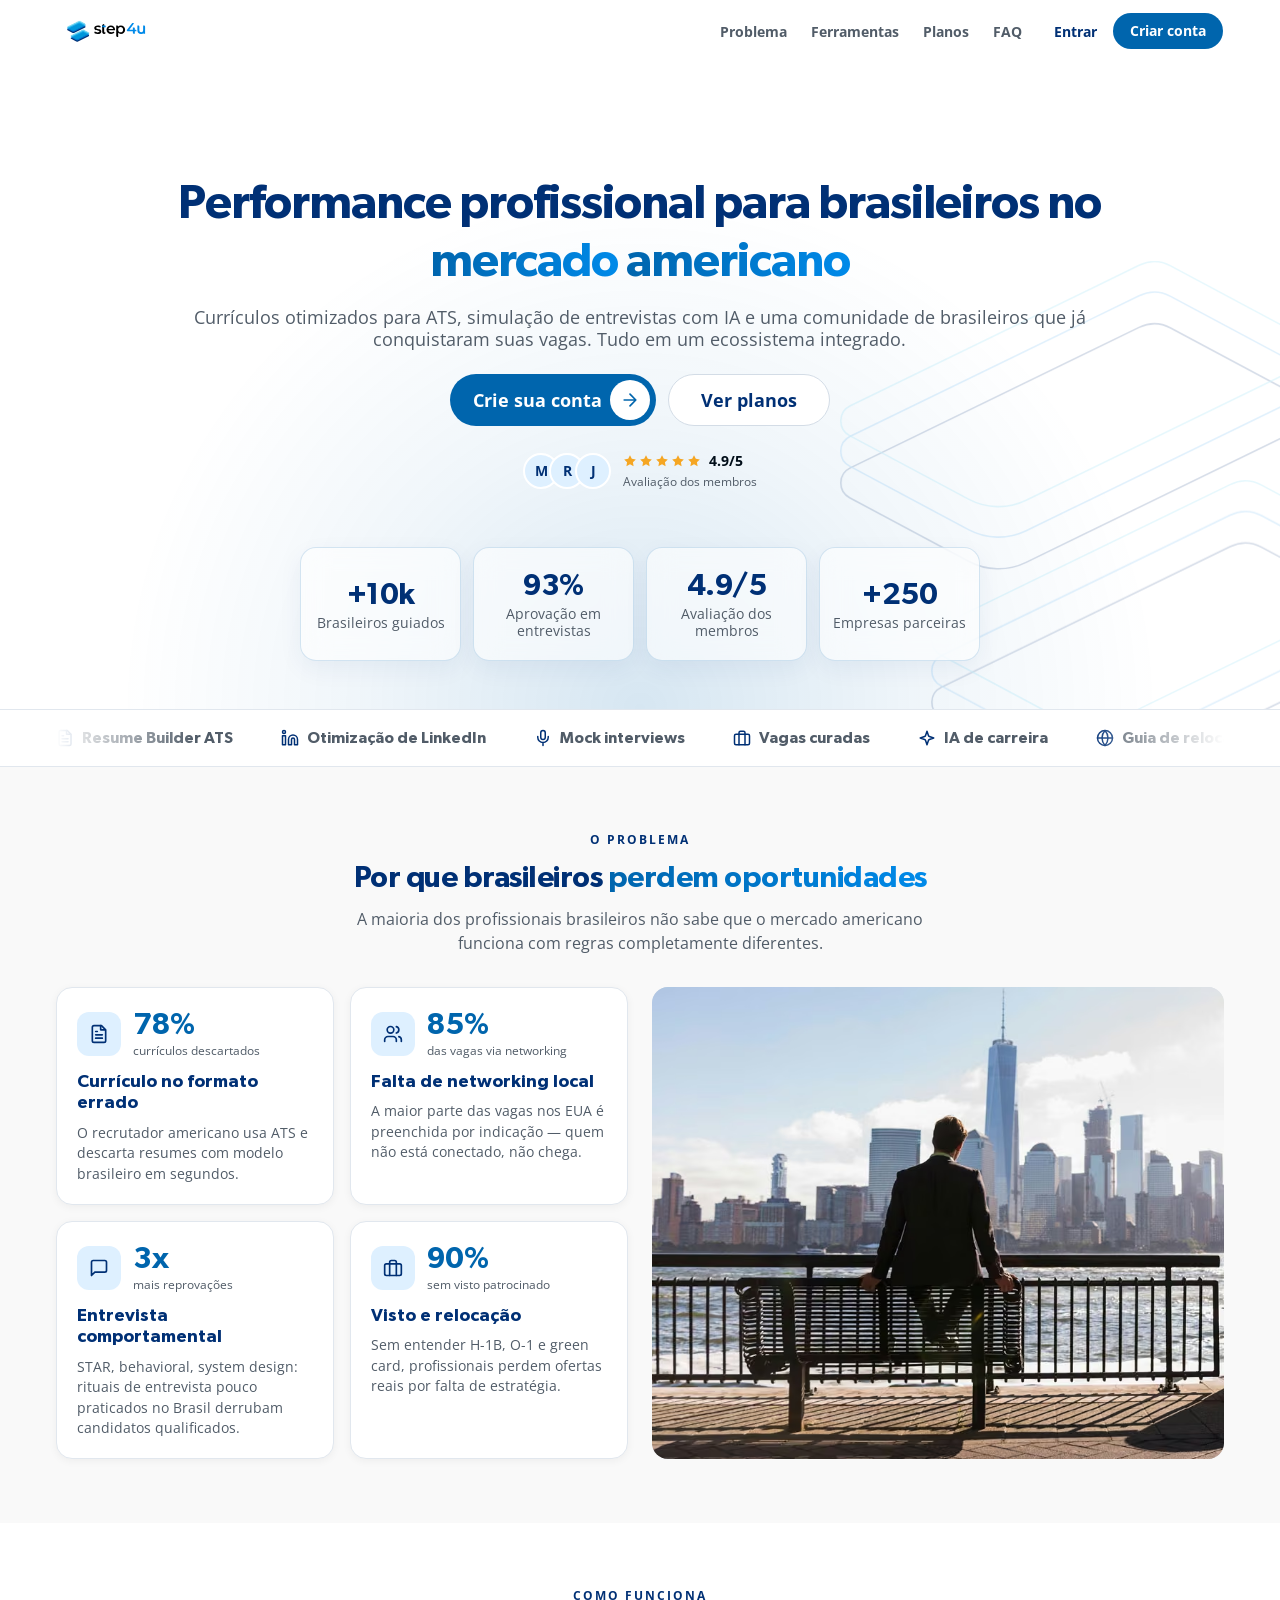
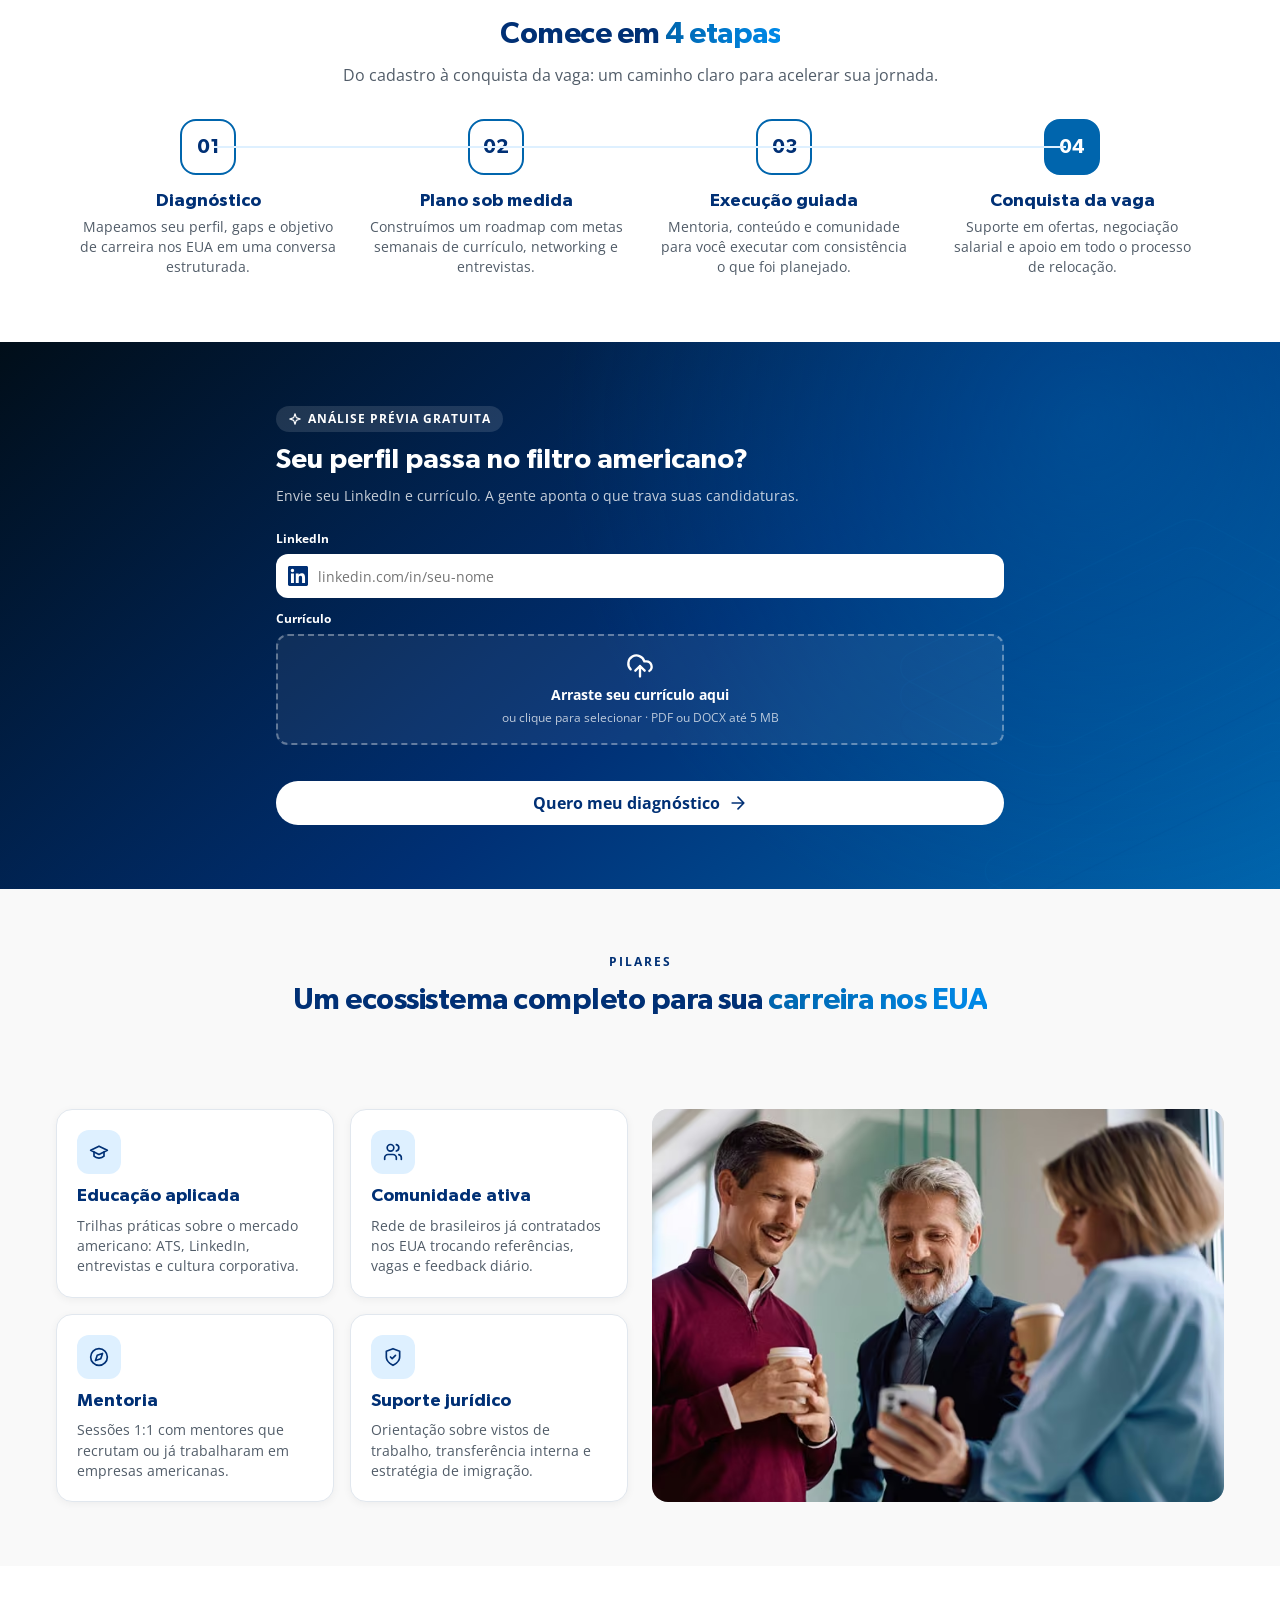
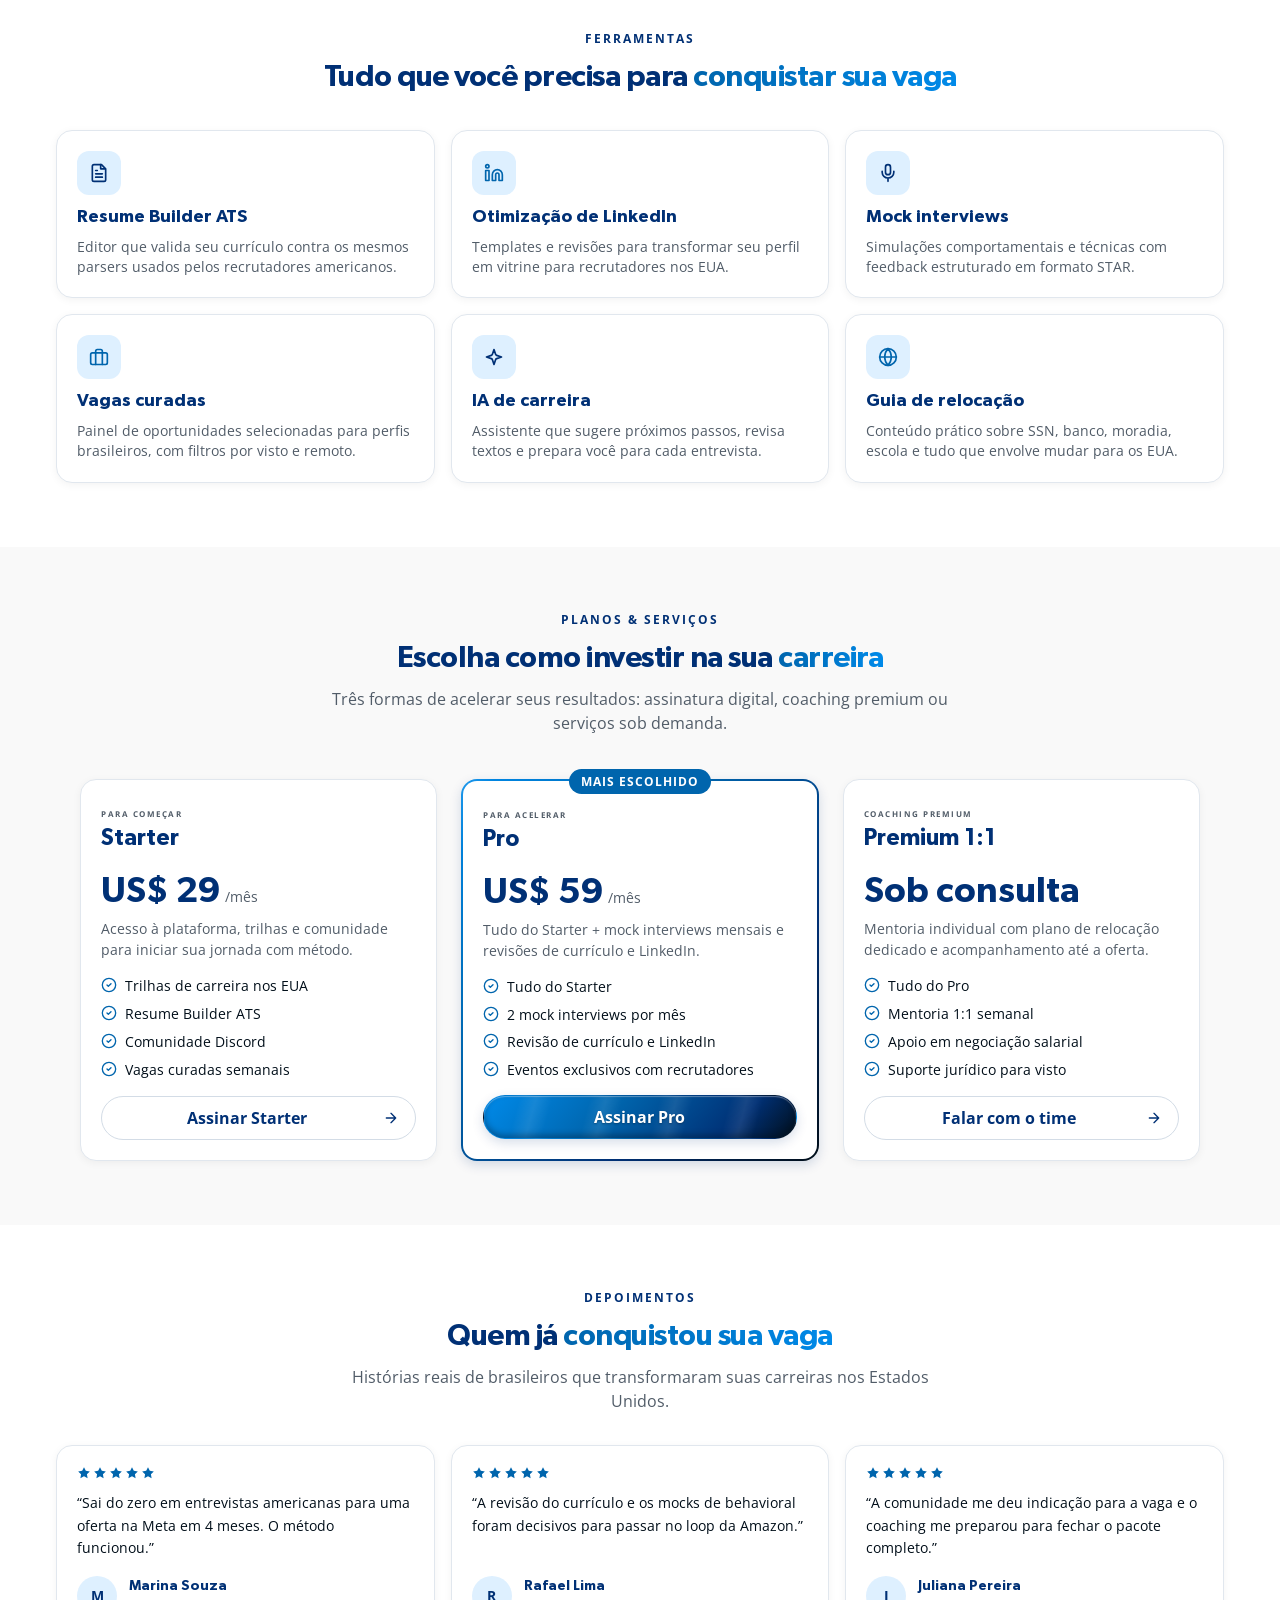
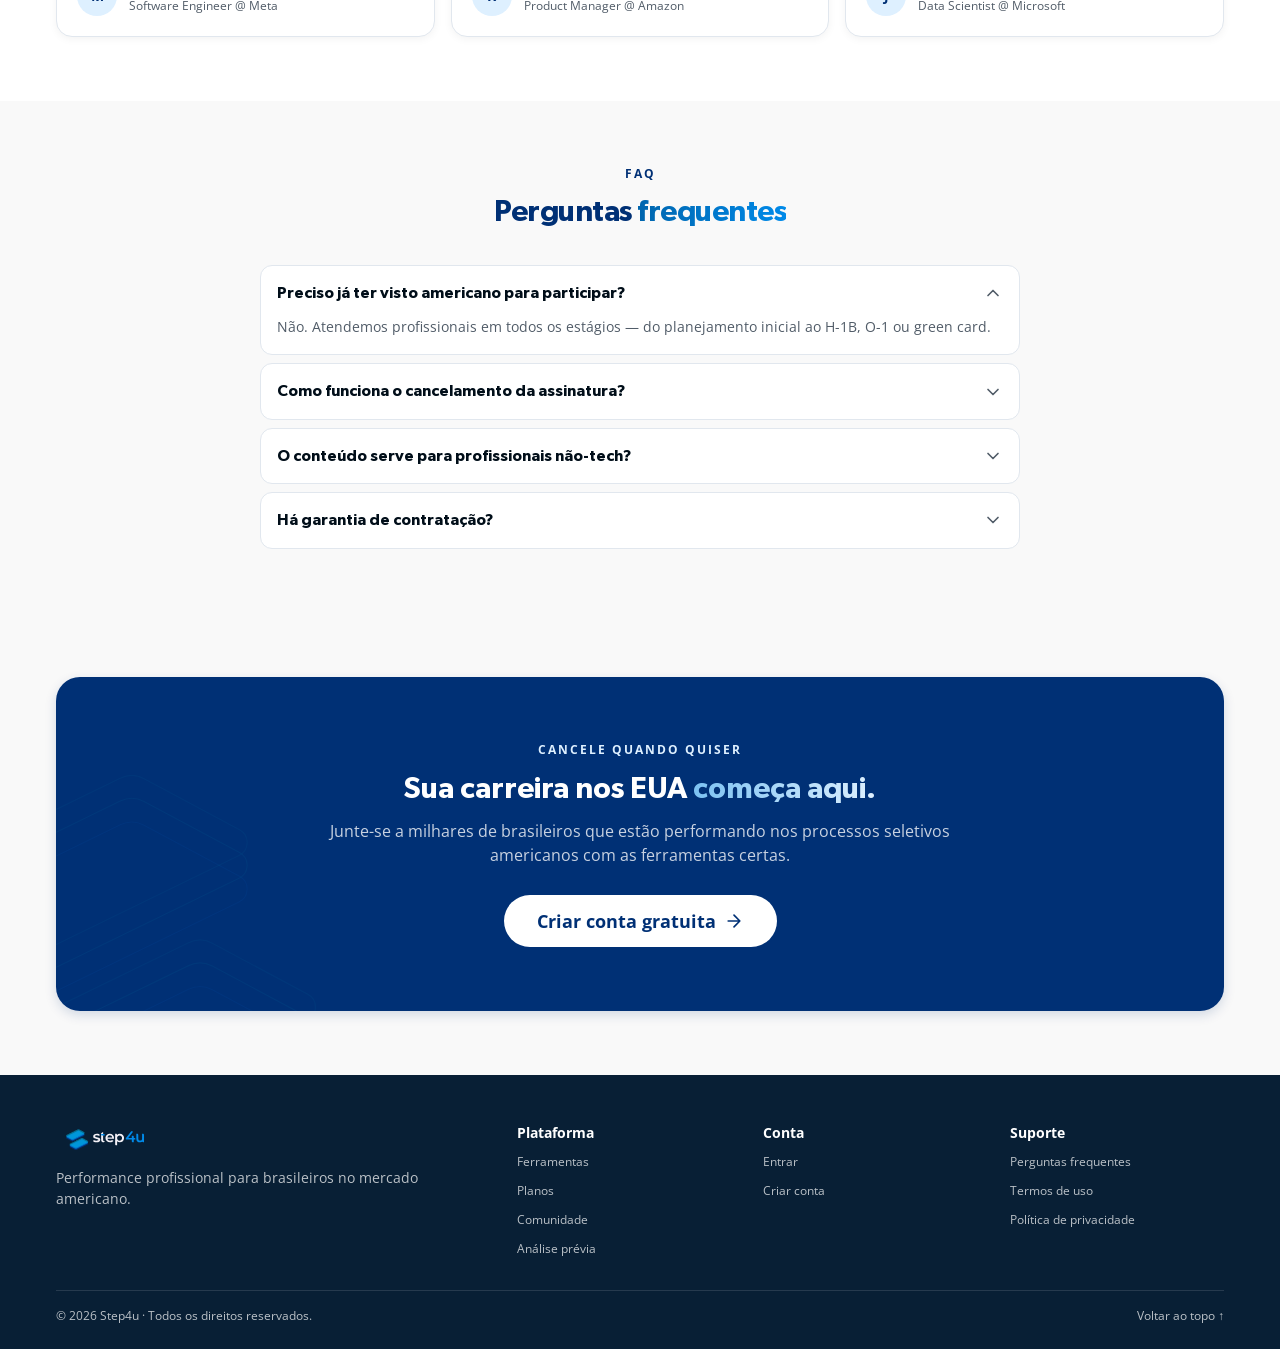
<file: index.html>
<!doctype html>
<html lang="pt-BR">
<head>
  <meta charset="utf-8">
  <meta name="viewport" content="width=device-width, initial-scale=1">
  <title>Step4u | Carreira nos EUA para profissionais brasileiros</title>
  <meta name="description" content="Currículo ATS, simulação de entrevistas com IA, mentoria e comunidade para brasileiros conquistarem vagas nos EUA. Faça uma análise prévia gratuita.">
  <link rel="canonical" href="https://step4u.example/">
  <meta name="robots" content="index, follow, max-image-preview:large, max-snippet:-1">
  <meta name="theme-color" content="#003075">
  <meta name="color-scheme" content="light">
  <meta name="format-detection" content="telephone=no">

  <!-- Open Graph / redes sociais -->
  <meta property="og:type" content="website">
  <meta property="og:locale" content="pt_BR">
  <meta property="og:site_name" content="Step4u">
  <meta property="og:title" content="Step4u | Carreira nos EUA para profissionais brasileiros">
  <meta property="og:description" content="Currículo ATS, entrevistas com IA, mentoria e comunidade para brasileiros conquistarem vagas nos EUA.">
  <meta property="og:url" content="https://step4u.example/">
  <meta property="og:image" content="https://step4u.example/assets/img/og-step4u.jpg">
  <meta property="og:image:width" content="1200">
  <meta property="og:image:height" content="630">
  <meta property="og:image:alt" content="Step4u: performance profissional para brasileiros no mercado americano">
  <meta name="twitter:card" content="summary_large_image">
  <meta name="twitter:title" content="Step4u | Carreira nos EUA para profissionais brasileiros">
  <meta name="twitter:description" content="Currículo ATS, entrevistas com IA, mentoria e comunidade para brasileiros conquistarem vagas nos EUA.">
  <meta name="twitter:image" content="https://step4u.example/assets/img/og-step4u.jpg">

  <!-- Ícones -->
  <link rel="icon" href="favicon.ico" sizes="48x48">
  <link rel="icon" href="assets/img/favicon-32.png" type="image/png" sizes="32x32">
  <link rel="apple-touch-icon" href="assets/img/apple-touch-icon.png">
  <!-- Fontes e manifesto: num servidor, pré-carrega os WOFF2; aberto direto do
       disco (file://), usa a versão embutida, porque o navegador bloqueia
       arquivos de fonte e o manifesto nesse modo. -->
  <script>
    (function (d) {
      var h = d.head, file = location.protocol === 'file:';
      function add(attrs) { var l = d.createElement('link'); for (var k in attrs) l.setAttribute(k, attrs[k]); h.appendChild(l); }
      if (file) { add({ rel: 'stylesheet', href: 'assets/css/fonts-inline.css' }); return; }
      ['gibson-600', 'opensans-400'].forEach(function (f) {
        add({ rel: 'preload', href: 'assets/fonts/' + f + '.woff2', as: 'font', type: 'font/woff2', crossorigin: '' });
      });
      add({ rel: 'stylesheet', href: 'assets/css/fonts.css?v=3' });
      add({ rel: 'manifest', href: 'site.webmanifest' });
    })(document);
  </script>
  <noscript><link rel="stylesheet" href="assets/css/fonts.css?v=3"></noscript>
  <link rel="stylesheet" href="assets/css/styles.css?v=21">
  <script src="assets/js/main.js?v=4" defer></script>

  <!-- Dados estruturados (Google e LLMs) -->
  <script type="application/ld+json">
  {
    "@context": "https://schema.org",
    "@graph": [
      {
        "@type": "Organization",
        "@id": "https://step4u.example/#organization",
        "name": "Step4u",
        "url": "https://step4u.example/",
        "logo": {
          "@type": "ImageObject",
          "url": "https://step4u.example/assets/img/icon-512.png",
          "width": 512,
          "height": 512
        },
        "description": "Plataforma de carreira que prepara profissionais brasileiros para conquistar vagas nos Estados Unidos com currículo ATS, simulação de entrevistas com IA, mentoria e comunidade."
      },
      {
        "@type": "WebSite",
        "@id": "https://step4u.example/#website",
        "url": "https://step4u.example/",
        "name": "Step4u",
        "inLanguage": "pt-BR",
        "publisher": { "@id": "https://step4u.example/#organization" }
      },
      {
        "@type": "WebPage",
        "@id": "https://step4u.example/#webpage",
        "url": "https://step4u.example/",
        "name": "Step4u | Carreira nos EUA para profissionais brasileiros",
        "description": "Currículo otimizado para ATS, simulação de entrevistas com IA, mentoria e comunidade para brasileiros conquistarem vagas nos EUA.",
        "inLanguage": "pt-BR",
        "isPartOf": { "@id": "https://step4u.example/#website" },
        "about": { "@id": "https://step4u.example/#service" },
        "primaryImageOfPage": "https://step4u.example/assets/img/og-step4u.jpg"
      },
      {
        "@type": "Service",
        "@id": "https://step4u.example/#service",
        "name": "Step4u: preparação de carreira para o mercado americano",
        "serviceType": "Desenvolvimento de carreira internacional",
        "provider": { "@id": "https://step4u.example/#organization" },
        "areaServed": [{ "@type": "Country", "name": "Brasil" }, { "@type": "Country", "name": "Estados Unidos" }],
        "audience": { "@type": "Audience", "audienceType": "Profissionais brasileiros que buscam trabalho nos Estados Unidos" },
        "hasOfferCatalog": {
          "@type": "OfferCatalog",
          "name": "Planos Step4u",
          "itemListElement": [
            {
              "@type": "Offer",
              "name": "Starter",
              "description": "Acesso à plataforma, trilhas e comunidade para iniciar sua jornada com método.",
              "priceSpecification": { "@type": "UnitPriceSpecification", "price": "29", "priceCurrency": "USD", "unitText": "MONTH" }
            },
            {
              "@type": "Offer",
              "name": "Pro",
              "description": "Tudo do Starter + mock interviews mensais e revisões de currículo e LinkedIn.",
              "priceSpecification": { "@type": "UnitPriceSpecification", "price": "59", "priceCurrency": "USD", "unitText": "MONTH" }
            },
            {
              "@type": "Offer",
              "name": "Premium 1:1",
              "description": "Mentoria individual com plano de relocação dedicado e acompanhamento até a oferta. Preço sob consulta."
            }
          ]
        }
      },
      {
        "@type": "FAQPage",
        "@id": "https://step4u.example/#faq",
        "mainEntity": [
          {
            "@type": "Question",
            "name": "Preciso já ter visto americano para participar?",
            "acceptedAnswer": { "@type": "Answer", "text": "Não. Atendemos profissionais em todos os estágios — do planejamento inicial ao H-1B, O-1 ou green card." }
          },
          {
            "@type": "Question",
            "name": "Como funciona o cancelamento da assinatura?",
            "acceptedAnswer": { "@type": "Answer", "text": "Você pode cancelar a qualquer momento direto pelo painel, sem multa e sem fidelidade." }
          },
          {
            "@type": "Question",
            "name": "O conteúdo serve para profissionais não-tech?",
            "acceptedAnswer": { "@type": "Answer", "text": "Sim. Temos trilhas e mentores para tech, produto, dados, marketing, finanças e operações." }
          },
          {
            "@type": "Question",
            "name": "Há garantia de contratação?",
            "acceptedAnswer": { "@type": "Answer", "text": "Não prometemos vaga, e sim método. Membros que executam o plano completo conquistam ofertas em até 12 meses." }
          }
        ]
      }
    ]
  }
  </script>
</head>
<body>
  <a class="skip-link" href="#conteudo">Pular para o conteúdo</a>

  <!-- Ícones (sprite inline: 1 requisição a menos, herdam a cor do texto) -->
  <svg width="0" height="0" class="sprite" aria-hidden="true" focusable="false">
    <defs>
      <symbol id="i-file" viewBox="0 0 24 24"><path d="M15 2H6a2 2 0 0 0-2 2v16a2 2 0 0 0 2 2h12a2 2 0 0 0 2-2V7Z"/><path d="M14 2v5h5M16 13H8M16 17H8M10 9H8"/></symbol>
      <symbol id="i-users" viewBox="0 0 24 24"><path d="M16 21v-2a4 4 0 0 0-4-4H6a4 4 0 0 0-4 4v2"/><circle cx="9" cy="7" r="4"/><path d="M22 21v-2a4 4 0 0 0-3-3.87M16 3.13a4 4 0 0 1 0 7.75"/></symbol>
      <symbol id="i-chat" viewBox="0 0 24 24"><path d="M21 15a2 2 0 0 1-2 2H7l-4 4V5a2 2 0 0 1 2-2h14a2 2 0 0 1 2 2z"/></symbol>
      <symbol id="i-briefcase" viewBox="0 0 24 24"><rect x="2" y="7" width="20" height="14" rx="2"/><path d="M16 21V5a2 2 0 0 0-2-2h-4a2 2 0 0 0-2 2v16"/></symbol>
      <symbol id="i-cap" viewBox="0 0 24 24"><path d="M22 10 12 5 2 10l10 5 10-5Z"/><path d="M6 12v5c3 3 9 3 12 0v-5"/></symbol>
      <symbol id="i-compass" viewBox="0 0 24 24"><circle cx="12" cy="12" r="10"/><path d="m16.24 7.76-2.12 6.36-6.36 2.12 2.12-6.36z"/></symbol>
      <symbol id="i-shield" viewBox="0 0 24 24"><path d="M12 22s8-4 8-10V5l-8-3-8 3v7c0 6 8 10 8 10z"/><path d="m9 12 2 2 4-4"/></symbol>
      <symbol id="i-sparkles" viewBox="0 0 24 24"><path d="m12 3-1.9 5.8a2 2 0 0 1-1.3 1.3L3 12l5.8 1.9a2 2 0 0 1 1.3 1.3L12 21l1.9-5.8a2 2 0 0 1 1.3-1.3L21 12l-5.8-1.9a2 2 0 0 1-1.3-1.3Z"/></symbol>
      <symbol id="i-mic" viewBox="0 0 24 24"><rect x="9" y="2" width="6" height="12" rx="3"/><path d="M19 10v1a7 7 0 0 1-14 0v-1M12 18v4"/></symbol>
      <symbol id="i-linkedin" viewBox="0 0 24 24"><path d="M16 8a6 6 0 0 1 6 6v7h-4v-7a2 2 0 0 0-4 0v7h-4v-7a6 6 0 0 1 6-6z"/><rect x="2" y="9" width="4" height="12"/><circle cx="4" cy="4" r="2"/></symbol>
      <symbol id="i-linkedin-solid" viewBox="0 0 24 24"><path d="M20.45 20.45h-3.55v-5.57c0-1.33-.03-3.04-1.85-3.04-1.85 0-2.14 1.45-2.14 2.94v5.67H9.35V9h3.41v1.56h.05c.48-.9 1.64-1.85 3.37-1.85 3.6 0 4.27 2.37 4.27 5.46v6.28zM5.34 7.43a2.06 2.06 0 1 1 0-4.13 2.06 2.06 0 0 1 0 4.13zm1.78 13.02H3.56V9h3.56v11.45zM22.22 0H1.77C.79 0 0 .77 0 1.73v20.54C0 23.23.79 24 1.77 24h20.45c.98 0 1.78-.77 1.78-1.73V1.73C24 .77 23.2 0 22.22 0z"/></symbol>
      <symbol id="i-globe" viewBox="0 0 24 24"><circle cx="12" cy="12" r="10"/><path d="M2 12h20M12 2a15.3 15.3 0 0 1 4 10 15.3 15.3 0 0 1-4 10 15.3 15.3 0 0 1-4-10 15.3 15.3 0 0 1 4-10z"/></symbol>
      <symbol id="i-check" viewBox="0 0 24 24"><circle cx="12" cy="12" r="10"/><path d="m9 12 2 2 4-4"/></symbol>
      <symbol id="i-arrow" viewBox="0 0 24 24"><path d="M5 12h14M12 5l7 7-7 7"/></symbol>
      <symbol id="i-menu" viewBox="0 0 24 24"><path d="M4 6h16M4 12h16M4 18h16"/></symbol>
      <symbol id="i-close" viewBox="0 0 24 24"><path d="M18 6 6 18M6 6l12 12"/></symbol>
      <symbol id="i-upload" viewBox="0 0 24 24"><path d="M4 14.9A7 7 0 1 1 15.7 8h1.8a4.5 4.5 0 0 1 2.5 8.2M12 12v9M16 16l-4-4-4 4"/></symbol>
      <symbol id="i-chevron" viewBox="0 0 24 24"><path d="m6 9 6 6 6-6"/></symbol>
      <symbol id="i-star" viewBox="0 0 24 24"><path d="m12 2 3.09 6.26L22 9.27l-5 4.87 1.18 6.88L12 17.77l-6.18 3.25L7 14.14 2 9.27l6.91-1.01z"/></symbol>
    </defs>
  </svg>

  <header class="site-header" id="topo">
    <div class="container header-bar">
      <a class="brand" href="#topo" aria-label="Step4u, voltar ao topo">
        <img class="brand-logo brand-logo--light" src="assets/img/logo-step4u.svg" width="118" height="32" alt="Step4u">
        <img class="brand-logo brand-logo--dark" src="assets/img/logo-step4u-branco.svg" width="118" height="32" alt="" aria-hidden="true" loading="lazy" decoding="async">
      </a>
      <nav class="main-nav" id="menu" aria-label="Navegação principal">
        <ul>
          <li><a href="#problema">Problema</a></li>
          <li><a href="#ferramentas">Ferramentas</a></li>
          <li><a href="#planos">Planos</a></li>
          <li><a href="#faq">FAQ</a></li>
        </ul>
        <div class="nav-actions">
          <a class="link-strong" href="https://app.step4u.example/auth?mode=login">Entrar</a>
          <a class="btn btn--accent btn--sm" href="https://app.step4u.example/auth?mode=signup">Criar conta</a>
        </div>
      </nav>
      <button class="menu-toggle" type="button" aria-expanded="false" aria-controls="menu" aria-label="Abrir menu">
        <svg class="icon" aria-hidden="true"><use href="#i-menu"/></svg>
      </button>
    </div>
  </header>

  <main id="conteudo">
    <!-- HERO -->
    <section class="hero" aria-labelledby="hero-title">
      <div class="hero-glow" aria-hidden="true"></div>
      <svg class="hero-graphic" aria-hidden="true" focusable="false" width="1447" height="1364" xmlns="http://www.w3.org/2000/svg" viewBox="0 0 1446.67 1363.98"><defs><style> .cls-1 { opacity: .3; } .cls-2 { opacity: .61; stroke: #00b8e9; } .cls-2, .cls-3, .cls-4 { fill: none; stroke-miterlimit: 10; stroke-width: 4px; } .cls-3 { opacity: .74; stroke: #008ae9; } .cls-4 { stroke: #003075; } </style></defs><g><g class="cls-1"><path class="cls-4" d="M1418.36,915.62l-328.88-175.82c-25.47-13.61-55.92-14.19-81.89-1.55l-746.07,363.19c-31.77,15.47-32.62,60.43-1.46,77.09l307.04,164.13c46.23,24.71,101.5,25.76,148.63,2.82l700.95-341.22c36.54-17.79,37.52-69.49,1.68-88.65Z"/><path class="cls-3" d="M1418.36,833.95l-328.88-175.82c-25.47-13.61-55.92-14.19-81.89-1.55l-746.07,363.19c-31.77,15.47-32.62,60.43-1.46,77.09l307.04,164.13c46.23,24.71,101.5,25.76,148.63,2.82l700.95-341.22c36.54-17.79,37.52-69.49,1.68-88.65Z"/><path class="cls-4" d="M1183.18,348.91l-328.88-175.82c-25.47-13.61-55.92-14.19-81.89-1.55L26.34,534.74c-31.77,15.47-32.62,60.43-1.46,77.09l307.04,164.13c46.23,24.71,101.5,25.76,148.63,2.82l700.95-341.22c36.54-17.79,37.52-69.49,1.68-88.65Z"/><path class="cls-3" d="M1183.18,267.24l-328.88-175.82c-25.47-13.61-55.92-14.19-81.89-1.55L26.34,453.06c-31.77,15.47-32.62,60.43-1.46,77.09l307.04,164.13c46.23,24.71,101.5,25.76,148.63,2.82l700.95-341.22c36.54-17.79,37.52-69.49,1.68-88.65Z"/><path class="cls-2" d="M1418.36,755.16l-328.88-175.82c-25.47-13.61-55.92-14.19-81.89-1.55l-746.07,363.19c-31.77,15.47-32.62,60.43-1.46,77.09l307.04,164.13c46.23,24.71,101.5,25.76,148.63,2.82l700.95-341.22c36.54-17.79,37.52-69.49,1.68-88.65Z"/><path class="cls-2" d="M1183.18,188.45L854.3,12.64c-25.47-13.61-55.92-14.19-81.89-1.55L26.34,374.28c-31.77,15.47-32.62,60.43-1.46,77.09l307.04,164.13c46.23,24.71,101.5,25.76,148.63,2.82l700.95-341.22c36.54-17.79,37.52-69.49,1.68-88.65Z"/></g></g></svg>
      <div class="container hero-content">
        <h1 id="hero-title" class="hero-title" data-blur>
          Performance profissional para brasileiros no <span class="text-gradient">mercado americano</span>
        </h1>
        <script>
          /* Efeito "blur text" no título: separa as letras antes da 1ª pintura
             (o HTML original continua com o texto limpo para buscadores e LLMs). */
          (function (h) {
            if (!h || matchMedia('(prefers-reduced-motion: reduce)').matches) return;
            var i = 0;
            h.setAttribute('aria-label', h.textContent.replace(/\s+/g, ' ').trim());
            function wrap(text, gradient) {
              var frag = document.createDocumentFragment();
              text.split(/(\s+)/).forEach(function (part) {
                if (!part) return;
                if (/^\s+$/.test(part)) { frag.appendChild(document.createTextNode(' ')); return; }
                var w = document.createElement('span');
                w.setAttribute('aria-hidden', 'true');
                if (gradient) {
                  w.className = 'blur-word--gradient text-gradient';
                  w.style.setProperty('--i', i);
                  w.textContent = part;
                  i += part.length;
                } else {
                  w.className = 'blur-word';
                  part.split('').forEach(function (ch) {
                    var c = document.createElement('span');
                    c.className = 'blur-char';
                    c.style.setProperty('--i', i++);
                    c.textContent = ch;
                    w.appendChild(c);
                  });
                }
                frag.appendChild(w);
              });
              return frag;
            }
            Array.prototype.slice.call(h.childNodes).forEach(function (n) {
              if (n.nodeType === 3) {
                if (n.textContent.trim()) h.replaceChild(wrap(n.textContent.trim() + ' ', false), n);
                else h.removeChild(n);
              } else {
                h.replaceChild(wrap(n.textContent, true), n);
              }
            });
          })(document.getElementById('hero-title'));
        </script>
        <p class="hero-subtitle">
          Currículos otimizados para ATS, simulação de entrevistas com IA e uma comunidade de
          brasileiros que já conquistaram suas vagas. Tudo em um ecossistema integrado.
        </p>
        <div class="hero-actions">
          <a class="btn btn--accent btn--lg btn--badge" href="https://app.step4u.example/auth?mode=signup">
            Crie sua conta
            <span class="btn-badge" aria-hidden="true"><svg class="icon"><use href="#i-arrow"/></svg></span>
          </a>
          <a class="btn btn--outline btn--lg" href="#planos">Ver planos</a>
        </div>
        <div class="trust">
          <div class="trust-avatars" aria-hidden="true"><span>M</span><span>R</span><span>J</span></div>
          <div>
            <div class="trust-stars" aria-hidden="true">
              <svg class="icon"><use href="#i-star"/></svg><svg class="icon"><use href="#i-star"/></svg><svg class="icon"><use href="#i-star"/></svg><svg class="icon"><use href="#i-star"/></svg><svg class="icon"><use href="#i-star"/></svg>
              <strong>4.9/5</strong>
            </div>
            <p class="trust-label">Avaliação dos membros</p>
          </div>
        </div>
        <ul class="stats" aria-label="Resultados da Step4u">
          <li class="stat"><strong>+10k</strong><span>Brasileiros guiados</span></li>
          <li class="stat"><strong>93%</strong><span>Aprovação em entrevistas</span></li>
          <li class="stat"><strong>4.9/5</strong><span>Avaliação dos membros</span></li>
          <li class="stat"><strong>+250</strong><span>Empresas parceiras</span></li>
        </ul>
      </div>
    </section>

    <!-- Faixa de ferramentas (marquee) -->
    <div class="marquee-strip">
      <div class="container">
        <div class="marquee" aria-label="Ferramentas da plataforma">
          <ul class="marquee-track">
            <li><svg class="icon" aria-hidden="true"><use href="#i-file"/></svg>Resume Builder ATS</li>
            <li><svg class="icon" aria-hidden="true"><use href="#i-linkedin"/></svg>Otimização de LinkedIn</li>
            <li><svg class="icon" aria-hidden="true"><use href="#i-mic"/></svg>Mock interviews</li>
            <li><svg class="icon" aria-hidden="true"><use href="#i-briefcase"/></svg>Vagas curadas</li>
            <li><svg class="icon" aria-hidden="true"><use href="#i-sparkles"/></svg>IA de carreira</li>
            <li><svg class="icon" aria-hidden="true"><use href="#i-globe"/></svg>Guia de relocação</li>
          </ul>
          <ul class="marquee-track" aria-hidden="true">
            <li><svg class="icon"><use href="#i-file"/></svg>Resume Builder ATS</li>
            <li><svg class="icon"><use href="#i-linkedin"/></svg>Otimização de LinkedIn</li>
            <li><svg class="icon"><use href="#i-mic"/></svg>Mock interviews</li>
            <li><svg class="icon"><use href="#i-briefcase"/></svg>Vagas curadas</li>
            <li><svg class="icon"><use href="#i-sparkles"/></svg>IA de carreira</li>
            <li><svg class="icon"><use href="#i-globe"/></svg>Guia de relocação</li>
          </ul>
        </div>
      </div>
    </div>

    <!-- PROBLEMA -->
    <section class="section" id="problema" aria-labelledby="problema-title">
      <div class="container">
        <header class="section-header">
          <p class="eyebrow">O problema</p>
          <h2 id="problema-title" class="section-title">Por que brasileiros <span class="text-gradient">perdem oportunidades</span></h2>
          <p class="section-lead">A maioria dos profissionais brasileiros não sabe que o mercado americano funciona com regras completamente diferentes.</p>
        </header>
        <div class="split">
          <ul class="card-grid">
            <li class="card">
              <div class="metric-row">
                <span class="icon-plate"><svg class="icon" aria-hidden="true"><use href="#i-file"/></svg></span>
                <p class="metric"><strong>78%</strong><span>currículos descartados</span></p>
              </div>
              <h3>Currículo no formato errado</h3>
              <p>O recrutador americano usa ATS e descarta resumes com modelo brasileiro em segundos.</p>
            </li>
            <li class="card">
              <div class="metric-row">
                <span class="icon-plate"><svg class="icon" aria-hidden="true"><use href="#i-users"/></svg></span>
                <p class="metric"><strong>85%</strong><span>das vagas via networking</span></p>
              </div>
              <h3>Falta de networking local</h3>
              <p>A maior parte das vagas nos EUA é preenchida por indicação — quem não está conectado, não chega.</p>
            </li>
            <li class="card">
              <div class="metric-row">
                <span class="icon-plate"><svg class="icon" aria-hidden="true"><use href="#i-chat"/></svg></span>
                <p class="metric"><strong>3x</strong><span>mais reprovações</span></p>
              </div>
              <h3>Entrevista comportamental</h3>
              <p>STAR, behavioral, system design: rituais de entrevista pouco praticados no Brasil derrubam candidatos qualificados.</p>
            </li>
            <li class="card">
              <div class="metric-row">
                <span class="icon-plate"><svg class="icon" aria-hidden="true"><use href="#i-briefcase"/></svg></span>
                <p class="metric"><strong>90%</strong><span>sem visto patrocinado</span></p>
              </div>
              <h3>Visto e relocação</h3>
              <p>Sem entender H-1B, O-1 e green card, profissionais perdem ofertas reais por falta de estratégia.</p>
            </li>
          </ul>
          <figure class="media-slot media-slot--photo">
            <picture>
              <source type="image/avif" srcset="assets/persons/brasileiro-mercado-americano-480.avif 480w, assets/persons/brasileiro-mercado-americano-800.avif 800w" sizes="(min-width: 900px) 560px, 100vw">
              <source type="image/webp" srcset="assets/persons/brasileiro-mercado-americano-480.webp 480w, assets/persons/brasileiro-mercado-americano-800.webp 800w" sizes="(min-width: 900px) 560px, 100vw">
              <img src="assets/persons/brasileiro-mercado-americano-800.jpg" srcset="assets/persons/brasileiro-mercado-americano-480.jpg 480w, assets/persons/brasileiro-mercado-americano-800.jpg 800w" sizes="(min-width: 900px) 560px, 100vw" width="800" height="818" alt="Profissional brasileiro de terno, sentado de costas em um banco, olhando o horizonte de prédios de Nova York do outro lado do rio" loading="lazy" decoding="async">
            </picture>
          </figure>
        </div>
      </div>
    </section>

    <!-- COMO FUNCIONA -->
    <section class="section section--white" id="como-funciona" aria-labelledby="como-title">
      <div class="container">
        <header class="section-header">
          <p class="eyebrow">Como funciona</p>
          <h2 id="como-title" class="section-title">Comece em <span class="text-gradient">4 etapas</span></h2>
          <p class="section-lead">Do cadastro à conquista da vaga: um caminho claro para acelerar sua jornada.</p>
        </header>
        <ol class="journey">
          <li><span class="step-badge">01</span><h3>Diagnóstico</h3><p>Mapeamos seu perfil, gaps e objetivo de carreira nos EUA em uma conversa estruturada.</p></li>
          <li><span class="step-badge">02</span><h3>Plano sob medida</h3><p>Construímos um roadmap com metas semanais de currículo, networking e entrevistas.</p></li>
          <li><span class="step-badge">03</span><h3>Execução guiada</h3><p>Mentoria, conteúdo e comunidade para você executar com consistência o que foi planejado.</p></li>
          <li><span class="step-badge step-badge--last">04</span><h3>Conquista da vaga</h3><p>Suporte em ofertas, negociação salarial e apoio em todo o processo de relocação.</p></li>
        </ol>
      </div>
    </section>

    <!-- ANÁLISE PRÉVIA -->
    <section class="section lead" id="diagnostico" aria-labelledby="lead-title">
      <img class="lead-graphic" src="assets/img/grafismo-degraus.svg" width="1447" height="1364" alt="" aria-hidden="true" loading="lazy" decoding="async">
      <div class="container lead-wrap">
        <p class="pill-label"><svg class="icon" aria-hidden="true"><use href="#i-sparkles"/></svg>Análise prévia gratuita</p>
        <h2 id="lead-title" class="lead-title">Seu perfil passa no filtro americano?</h2>
        <p class="lead-text">Envie seu LinkedIn e currículo. A gente aponta o que trava suas candidaturas.</p>
        <!-- Sem endpoint público de leads ainda: o JS valida e leva ao cadastro.
             Os campos não têm "name" de propósito, para nada ir na URL. -->
        <form class="lead-form" action="https://app.step4u.example/auth" method="get" novalidate>
          <input type="hidden" name="mode" value="signup">
          <label for="lead-linkedin">LinkedIn</label>
          <div class="field">
            <svg class="icon icon--solid" aria-hidden="true"><use href="#i-linkedin-solid"/></svg>
            <input id="lead-linkedin" type="url" inputmode="url" autocomplete="url" placeholder="linkedin.com/in/seu-nome" required aria-describedby="lead-error">
          </div>
          <span class="label" id="lead-file-label">Currículo</span>
          <label class="dropzone" for="lead-file">
            <svg class="icon icon--lg" aria-hidden="true"><use href="#i-upload"/></svg>
            <strong class="dropzone-title">Arraste seu currículo aqui</strong>
            <span class="dropzone-hint">ou clique para selecionar · PDF ou DOCX até 5 MB</span>
            <input id="lead-file" class="visually-hidden" type="file" accept=".pdf,.doc,.docx,application/pdf,application/msword,application/vnd.openxmlformats-officedocument.wordprocessingml.document" aria-labelledby="lead-file-label">
          </label>
          <p class="form-error" id="lead-error" role="alert" aria-live="polite"></p>
          <button class="btn btn--white btn--block" type="submit">
            Quero meu diagnóstico
            <svg class="icon" aria-hidden="true"><use href="#i-arrow"/></svg>
          </button>
        </form>
      </div>
    </section>

    <!-- PILARES -->
    <section class="section" id="pilares" aria-labelledby="pilares-title">
      <div class="container">
        <header class="section-header">
          <p class="eyebrow">Pilares</p>
          <h2 id="pilares-title" class="section-title">Um ecossistema completo para sua <span class="text-gradient">carreira nos EUA</span></h2>
          <p class="section-lead">Quatro pilares integrados que cobrem todas as etapas da sua jornada profissional no mercado americano.</p>
        </header>
        <div class="split">
          <ul class="card-grid">
            <li class="card"><span class="icon-plate"><svg class="icon" aria-hidden="true"><use href="#i-cap"/></svg></span><h3>Educação aplicada</h3><p>Trilhas práticas sobre o mercado americano: ATS, LinkedIn, entrevistas e cultura corporativa.</p></li>
            <li class="card"><span class="icon-plate"><svg class="icon" aria-hidden="true"><use href="#i-users"/></svg></span><h3>Comunidade ativa</h3><p>Rede de brasileiros já contratados nos EUA trocando referências, vagas e feedback diário.</p></li>
            <li class="card"><span class="icon-plate"><svg class="icon" aria-hidden="true"><use href="#i-compass"/></svg></span><h3>Mentoria</h3><p>Sessões 1:1 com mentores que recrutam ou já trabalharam em empresas americanas.</p></li>
            <li class="card"><span class="icon-plate"><svg class="icon" aria-hidden="true"><use href="#i-shield"/></svg></span><h3>Suporte jurídico</h3><p>Orientação sobre vistos de trabalho, transferência interna e estratégia de imigração.</p></li>
          </ul>
          <figure class="media-slot media-slot--photo">
            <picture>
              <source type="image/avif" srcset="assets/persons/comunidade-brasileiros-eua-480.avif 480w, assets/persons/comunidade-brasileiros-eua-700.avif 700w" sizes="(min-width: 900px) 560px, 100vw">
              <source type="image/webp" srcset="assets/persons/comunidade-brasileiros-eua-480.webp 480w, assets/persons/comunidade-brasileiros-eua-700.webp 700w" sizes="(min-width: 900px) 560px, 100vw">
              <img src="assets/persons/comunidade-brasileiros-eua-700.jpg" srcset="assets/persons/comunidade-brasileiros-eua-480.jpg 480w, assets/persons/comunidade-brasileiros-eua-700.jpg 700w" sizes="(min-width: 900px) 560px, 100vw" width="700" height="679" alt="Três profissionais conversando e sorrindo em um escritório, com copos de café, enquanto um deles mostra algo no celular" loading="lazy" decoding="async">
            </picture>
          </figure>
        </div>
      </div>
    </section>

    <!-- FERRAMENTAS -->
    <section class="section section--white" id="ferramentas" aria-labelledby="ferramentas-title">
      <div class="container">
        <header class="section-header">
          <p class="eyebrow">Ferramentas</p>
          <h2 id="ferramentas-title" class="section-title">Tudo que você precisa para <span class="text-gradient">conquistar sua vaga</span></h2>
        </header>
        <ul class="feature-grid">
          <li class="card"><span class="icon-plate"><svg class="icon" aria-hidden="true"><use href="#i-file"/></svg></span><h3>Resume Builder ATS</h3><p>Editor que valida seu currículo contra os mesmos parsers usados pelos recrutadores americanos.</p></li>
          <li class="card"><span class="icon-plate icon-plate--accent"><svg class="icon" aria-hidden="true"><use href="#i-linkedin"/></svg></span><h3>Otimização de LinkedIn</h3><p>Templates e revisões para transformar seu perfil em vitrine para recrutadores nos EUA.</p></li>
          <li class="card"><span class="icon-plate"><svg class="icon" aria-hidden="true"><use href="#i-mic"/></svg></span><h3>Mock interviews</h3><p>Simulações comportamentais e técnicas com feedback estruturado em formato STAR.</p></li>
          <li class="card"><span class="icon-plate icon-plate--accent"><svg class="icon" aria-hidden="true"><use href="#i-briefcase"/></svg></span><h3>Vagas curadas</h3><p>Painel de oportunidades selecionadas para perfis brasileiros, com filtros por visto e remoto.</p></li>
          <li class="card"><span class="icon-plate"><svg class="icon" aria-hidden="true"><use href="#i-sparkles"/></svg></span><h3>IA de carreira</h3><p>Assistente que sugere próximos passos, revisa textos e prepara você para cada entrevista.</p></li>
          <li class="card"><span class="icon-plate icon-plate--accent"><svg class="icon" aria-hidden="true"><use href="#i-globe"/></svg></span><h3>Guia de relocação</h3><p>Conteúdo prático sobre SSN, banco, moradia, escola e tudo que envolve mudar para os EUA.</p></li>
        </ul>
      </div>
    </section>

    <!-- PLANOS -->
    <section class="section" id="planos" aria-labelledby="planos-title">
      <div class="container">
        <header class="section-header">
          <p class="eyebrow">Planos &amp; serviços</p>
          <h2 id="planos-title" class="section-title">Escolha como investir na sua <span class="text-gradient">carreira</span></h2>
          <p class="section-lead">Três formas de acelerar seus resultados: assinatura digital, coaching premium ou serviços sob demanda.</p>
        </header>
        <ul class="plans">
          <li class="card plan">
            <p class="plan-kicker">Para começar</p>
            <h3 class="plan-name">Starter</h3>
            <p class="plan-price"><strong>US$ 29</strong><span>/mês</span></p>
            <p class="plan-desc">Acesso à plataforma, trilhas e comunidade para iniciar sua jornada com método.</p>
            <ul class="checklist">
              <li><svg class="icon" aria-hidden="true"><use href="#i-check"/></svg>Trilhas de carreira nos EUA</li>
              <li><svg class="icon" aria-hidden="true"><use href="#i-check"/></svg>Resume Builder ATS</li>
              <li><svg class="icon" aria-hidden="true"><use href="#i-check"/></svg>Comunidade Discord</li>
              <li><svg class="icon" aria-hidden="true"><use href="#i-check"/></svg>Vagas curadas semanais</li>
            </ul>
            <a class="btn btn--outline btn--block btn--flow" href="https://app.step4u.example/auth?mode=signup"><svg class="icon flow-arrow flow-arrow--in" aria-hidden="true"><use href="#i-arrow"/></svg><span class="flow-text">Assinar Starter</span><span class="flow-fill" aria-hidden="true"></span><svg class="icon flow-arrow flow-arrow--out" aria-hidden="true"><use href="#i-arrow"/></svg></a>
          </li>
          <li class="card plan plan--featured">
            <p class="plan-badge">Mais escolhido</p>
            <p class="plan-kicker">Para acelerar</p>
            <h3 class="plan-name">Pro</h3>
            <p class="plan-price"><strong>US$ 59</strong><span>/mês</span></p>
            <p class="plan-desc">Tudo do Starter + mock interviews mensais e revisões de currículo e LinkedIn.</p>
            <ul class="checklist">
              <li><svg class="icon" aria-hidden="true"><use href="#i-check"/></svg>Tudo do Starter</li>
              <li><svg class="icon" aria-hidden="true"><use href="#i-check"/></svg>2 mock interviews por mês</li>
              <li><svg class="icon" aria-hidden="true"><use href="#i-check"/></svg>Revisão de currículo e LinkedIn</li>
              <li><svg class="icon" aria-hidden="true"><use href="#i-check"/></svg>Eventos exclusivos com recrutadores</li>
            </ul>
            <a class="btn btn--gradient btn--block" href="https://app.step4u.example/auth?mode=signup">Assinar Pro</a>
          </li>
          <li class="card plan">
            <p class="plan-kicker">Coaching premium</p>
            <h3 class="plan-name">Premium 1:1</h3>
            <p class="plan-price"><strong>Sob consulta</strong></p>
            <p class="plan-desc">Mentoria individual com plano de relocação dedicado e acompanhamento até a oferta.</p>
            <ul class="checklist">
              <li><svg class="icon" aria-hidden="true"><use href="#i-check"/></svg>Tudo do Pro</li>
              <li><svg class="icon" aria-hidden="true"><use href="#i-check"/></svg>Mentoria 1:1 semanal</li>
              <li><svg class="icon" aria-hidden="true"><use href="#i-check"/></svg>Apoio em negociação salarial</li>
              <li><svg class="icon" aria-hidden="true"><use href="#i-check"/></svg>Suporte jurídico para visto</li>
            </ul>
            <a class="btn btn--outline btn--block btn--flow" href="https://app.step4u.example/auth?mode=signup"><svg class="icon flow-arrow flow-arrow--in" aria-hidden="true"><use href="#i-arrow"/></svg><span class="flow-text">Falar com o time</span><span class="flow-fill" aria-hidden="true"></span><svg class="icon flow-arrow flow-arrow--out" aria-hidden="true"><use href="#i-arrow"/></svg></a>
          </li>
        </ul>
      </div>
    </section>

    <!-- DEPOIMENTOS -->
    <section class="section section--white" id="depoimentos" aria-labelledby="depoimentos-title">
      <div class="container">
        <header class="section-header">
          <p class="eyebrow">Depoimentos</p>
          <h2 id="depoimentos-title" class="section-title">Quem já <span class="text-gradient">conquistou sua vaga</span></h2>
          <p class="section-lead">Histórias reais de brasileiros que transformaram suas carreiras nos Estados Unidos.</p>
        </header>
        <ul class="testimonials">
          <li class="card testimonial">
            <figure>
              <div class="stars" role="img" aria-label="5 de 5 estrelas"><svg class="icon"><use href="#i-star"/></svg><svg class="icon"><use href="#i-star"/></svg><svg class="icon"><use href="#i-star"/></svg><svg class="icon"><use href="#i-star"/></svg><svg class="icon"><use href="#i-star"/></svg></div>
              <blockquote><p>“Sai do zero em entrevistas americanas para uma oferta na Meta em 4 meses. O método funcionou.”</p></blockquote>
              <figcaption><span class="avatar" aria-hidden="true">M</span><span><strong>Marina Souza</strong><span>Software Engineer @ Meta</span></span></figcaption>
            </figure>
          </li>
          <li class="card testimonial">
            <figure>
              <div class="stars" role="img" aria-label="5 de 5 estrelas"><svg class="icon"><use href="#i-star"/></svg><svg class="icon"><use href="#i-star"/></svg><svg class="icon"><use href="#i-star"/></svg><svg class="icon"><use href="#i-star"/></svg><svg class="icon"><use href="#i-star"/></svg></div>
              <blockquote><p>“A revisão do currículo e os mocks de behavioral foram decisivos para passar no loop da Amazon.”</p></blockquote>
              <figcaption><span class="avatar" aria-hidden="true">R</span><span><strong>Rafael Lima</strong><span>Product Manager @ Amazon</span></span></figcaption>
            </figure>
          </li>
          <li class="card testimonial">
            <figure>
              <div class="stars" role="img" aria-label="5 de 5 estrelas"><svg class="icon"><use href="#i-star"/></svg><svg class="icon"><use href="#i-star"/></svg><svg class="icon"><use href="#i-star"/></svg><svg class="icon"><use href="#i-star"/></svg><svg class="icon"><use href="#i-star"/></svg></div>
              <blockquote><p>“A comunidade me deu indicação para a vaga e o coaching me preparou para fechar o pacote completo.”</p></blockquote>
              <figcaption><span class="avatar" aria-hidden="true">J</span><span><strong>Juliana Pereira</strong><span>Data Scientist @ Microsoft</span></span></figcaption>
            </figure>
          </li>
        </ul>
      </div>
    </section>

    <!-- FAQ -->
    <section class="section" id="faq" aria-labelledby="faq-title">
      <div class="container">
        <header class="section-header">
          <p class="eyebrow">FAQ</p>
          <h2 id="faq-title" class="section-title">Perguntas <span class="text-gradient">frequentes</span></h2>
        </header>
        <div class="faq">
          <details open>
            <summary>Preciso já ter visto americano para participar?<svg class="icon" aria-hidden="true"><use href="#i-chevron"/></svg></summary>
            <p>Não. Atendemos profissionais em todos os estágios — do planejamento inicial ao H-1B, O-1 ou green card.</p>
          </details>
          <details>
            <summary>Como funciona o cancelamento da assinatura?<svg class="icon" aria-hidden="true"><use href="#i-chevron"/></svg></summary>
            <p>Você pode cancelar a qualquer momento direto pelo painel, sem multa e sem fidelidade.</p>
          </details>
          <details>
            <summary>O conteúdo serve para profissionais não-tech?<svg class="icon" aria-hidden="true"><use href="#i-chevron"/></svg></summary>
            <p>Sim. Temos trilhas e mentores para tech, produto, dados, marketing, finanças e operações.</p>
          </details>
          <details>
            <summary>Há garantia de contratação?<svg class="icon" aria-hidden="true"><use href="#i-chevron"/></svg></summary>
            <p>Não prometemos vaga, e sim método. Membros que executam o plano completo conquistam ofertas em até 12 meses.</p>
          </details>
        </div>
      </div>
    </section>

    <!-- CTA FINAL -->
    <section class="section" aria-labelledby="cta-title">
      <div class="container">
        <div class="cta-banner">
          <img class="cta-graphic" src="assets/img/grafismo-degraus.svg" width="1447" height="1364" alt="" aria-hidden="true" loading="lazy" decoding="async">
          <p class="eyebrow eyebrow--light">Cancele quando quiser</p>
          <h2 id="cta-title" class="cta-title">Sua carreira nos EUA <span class="text-gradient-light">começa aqui.</span></h2>
          <p class="cta-text">Junte-se a milhares de brasileiros que estão performando nos processos seletivos americanos com as ferramentas certas.</p>
          <a class="btn btn--white btn--lg" href="https://app.step4u.example/auth?mode=signup">
            Criar conta gratuita
            <svg class="icon" aria-hidden="true"><use href="#i-arrow"/></svg>
          </a>
        </div>
      </div>
    </section>
  </main>

  <footer class="site-footer">
    <div class="container">
      <div class="footer-top">
        <div class="footer-brand">
          <img src="assets/img/logo-step4u-branco.svg" width="118" height="32" alt="Step4u" loading="lazy" decoding="async">
          <p>Performance profissional para brasileiros no mercado americano.</p>
        </div>
        <nav class="footer-col" aria-label="Plataforma">
          <h2>Plataforma</h2>
          <ul>
            <li><a href="#ferramentas">Ferramentas</a></li>
            <li><a href="#planos">Planos</a></li>
            <li><a href="#pilares">Comunidade</a></li>
            <li><a href="#diagnostico">Análise prévia</a></li>
          </ul>
        </nav>
        <nav class="footer-col" aria-label="Conta">
          <h2>Conta</h2>
          <ul>
            <li><a href="https://app.step4u.example/auth?mode=login">Entrar</a></li>
            <li><a href="https://app.step4u.example/auth?mode=signup">Criar conta</a></li>
          </ul>
        </nav>
        <nav class="footer-col" aria-label="Suporte">
          <h2>Suporte</h2>
          <ul>
            <li><a href="#faq">Perguntas frequentes</a></li>
            <li><a href="termos-de-uso">Termos de uso</a></li>
            <li><a href="politica-de-privacidade">Política de privacidade</a></li>
          </ul>
        </nav>
      </div>
      <div class="footer-bottom">
        <p>© 2026 Step4u · Todos os direitos reservados.</p>
        <a href="#topo">Voltar ao topo ↑</a>
      </div>
    </div>
  </footer>
</body>
</html>
</file>
<file: assets/css/fonts.css>
/* Gibson SemiBold (títulos) e Open Sans (texto), auto-hospedadas e recortadas para latim.
   Usadas quando a página vem de um servidor. A Gibson responde a 600–800 para
   todo título usar a SemiBold sem negrito sintético. */
@font-face{font-family:"Gibson";font-style:normal;font-weight:600 800;font-display:swap;src:url("../fonts/gibson-600.woff2") format("woff2")}
@font-face{font-family:"Open Sans";font-style:normal;font-weight:400;font-display:swap;src:url("../fonts/opensans-400.woff2") format("woff2")}
@font-face{font-family:"Open Sans";font-style:normal;font-weight:700;font-display:swap;src:url("../fonts/opensans-700.woff2") format("woff2")}
</file>
<file: assets/css/styles.css>
/* =========================================================================
   Step4u — Landing page
   Identidade: base clara, azul com função definida, degraus como grafismo.
   ========================================================================= */

/* Fontes: ver assets/css/fonts.css (servidor) e fonts-inline.css (arquivo local). */
/* Arial com as medidas ajustadas para ocupar o mesmo espaço da Gibson e da
   Open Sans enquanto elas carregam: a troca de fonte não desloca o layout (CLS 0). */
@font-face { font-family: "Gibson Fallback"; src: local("Arial Bold"), local("Arial-BoldMT"), local("Arial"); font-weight: 600 800; size-adjust: 94.2%; ascent-override: 84.9%; descent-override: 21.2%; line-gap-override: 15.9%; }
@font-face { font-family: "Open Sans Fallback"; src: local("Arial"), local("ArialMT"); font-weight: 400; size-adjust: 104.7%; ascent-override: 102.1%; descent-override: 28%; line-gap-override: 0%; }
@font-face { font-family: "Open Sans Fallback"; src: local("Arial Bold"), local("Arial-BoldMT"); font-weight: 700; size-adjust: 103.4%; ascent-override: 103.4%; descent-override: 28.3%; line-gap-override: 0%; }

:root {
  --deep: #003075;      /* azul profundo: títulos, botão principal */
  --accent: #0065ad;    /* azul de destaque */
  --blue: #008ae9;      /* azul claro da paleta */
  --ink: #010e19;       /* fundo escuro */
  --ink-2: #081f35;     /* superfície escura */
  --sky: #def0ff;       /* azul muito claro */
  --bg: #f9f9f9;
  --card: #fff;
  --text: #010e19;
  --muted: #515c68;
  --border: #e1e7ee;
  --input: #d3dce6;
  --radius-card: 16px;
  --radius-field: 12px;
  --container: 1200px;
  --gutter: 16px;
  --header-h: 64px;
  --font-display: "Gibson", "Gibson Fallback", Arial, Helvetica, sans-serif;
  --font-body: "Open Sans", "Open Sans Fallback", Arial, Helvetica, sans-serif;
  --shadow-card: 0 2px 8px rgba(1, 14, 25, .05);
  --shadow-brand: 0 4px 12px rgba(0, 48, 117, .16);
}

/* ---------- Base ---------- */
*, *::before, *::after { box-sizing: border-box; }
html { -webkit-text-size-adjust: 100%; scroll-behavior: smooth; scroll-padding-top: calc(var(--header-h) + 24px); }
body {
  margin: 0;
  font: 16px/1.5 var(--font-body);
  color: var(--text);
  background: var(--bg);
  -webkit-font-smoothing: antialiased;
}
img, svg { display: block; max-width: 100%; }
h1, h2, h3 { font-family: var(--font-display); font-weight: 600; color: var(--deep); margin: 0; line-height: 1.2; }
p { margin: 0; }
ul, ol { list-style: none; margin: 0; padding: 0; }
a { color: inherit; }
button { font: inherit; }
:focus-visible { outline: 3px solid var(--blue); outline-offset: 3px; border-radius: 6px; }

.sprite { position: absolute; }
.icon { width: 20px; height: 20px; flex: none; fill: none; stroke: currentColor; stroke-width: 2; stroke-linecap: round; stroke-linejoin: round; }
.icon--lg { width: 28px; height: 28px; }
.icon--solid { fill: currentColor; stroke: none; }
.visually-hidden { position: absolute !important; width: 1px; height: 1px; padding: 0; margin: -1px; overflow: hidden; clip: rect(0 0 0 0); white-space: nowrap; border: 0; }
.skip-link { position: absolute; left: 16px; top: -48px; z-index: 100; padding: 10px 16px; border-radius: var(--radius-field); background: var(--deep); color: #fff; font-weight: 700; text-decoration: none; }
.skip-link:focus { top: 16px; }
.container { width: 100%; max-width: var(--container); margin-inline: auto; padding-inline: var(--gutter); }

/* ---------- Botões ---------- */
.btn {
  display: inline-flex; align-items: center; justify-content: center; gap: 8px;
  height: 44px; padding: 0 24px; border-radius: 50px; border: 1px solid transparent;
  font-family: var(--font-body); font-size: 16px; font-weight: 700; line-height: 1;
  text-decoration: none; cursor: pointer; transition: transform .15s ease, background-color .15s ease, box-shadow .15s ease;
}
.btn:hover { transform: translateY(-1px); }
.btn:active { transform: translateY(0) scale(.98); }
.btn--sm { height: 36px; padding: 0 16px; font-size: 14px; }
.btn--lg { height: 52px; padding: 0 32px; font-size: 18px; }
.btn--block { width: 100%; }
.btn--primary { background: var(--deep); color: #fff; box-shadow: var(--shadow-brand); }
.btn--accent { background: var(--accent); color: #fff; }
.btn--outline { background: var(--card); color: var(--deep); border-color: var(--input); }
.btn--white { background: #fff; color: var(--deep); }
/* "Flow": no hover um círculo azul cresce do centro e preenche o botão, a seta
   da direita sai e outra entra pela esquerda, empurrando o texto. */
.btn--flow { position: relative; overflow: hidden; isolation: isolate; transition: border-color .6s cubic-bezier(.23,1,.32,1), color .6s cubic-bezier(.23,1,.32,1), border-radius .6s cubic-bezier(.23,1,.32,1), transform .2s ease; }
.btn--flow .flow-text { position: relative; z-index: 1; transform: translateX(-12px); transition: transform .8s ease-out; }
.btn--flow .flow-fill {
  position: absolute; top: 50%; left: 50%; z-index: -1; width: 16px; aspect-ratio: 1; border-radius: 50%;
  background: var(--deep); opacity: 0; transform: translate(-50%, -50%);
  transition: width .8s cubic-bezier(.19,1,.22,1), opacity .8s cubic-bezier(.19,1,.22,1);
}
.btn--flow .flow-arrow { position: absolute; z-index: 2; top: 50%; width: 16px; height: 16px; margin-top: -8px; transition: left .8s cubic-bezier(.34,1.56,.64,1), right .8s cubic-bezier(.34,1.56,.64,1); }
.btn--flow .flow-arrow--in { left: -25%; }
.btn--flow .flow-arrow--out { right: 16px; }
.btn--flow:hover, .btn--flow:focus-visible { border-color: transparent; border-radius: 12px; color: #fff; }
.btn--flow:hover .flow-text, .btn--flow:focus-visible .flow-text { transform: translateX(12px); }
.btn--flow:hover .flow-fill, .btn--flow:focus-visible .flow-fill { width: 110%; opacity: 1; }
.btn--flow:hover .flow-arrow--in, .btn--flow:focus-visible .flow-arrow--in { left: 16px; }
.btn--flow:hover .flow-arrow--out, .btn--flow:focus-visible .flow-arrow--out { right: -25%; }
.btn--flow:active { transform: scale(.95); }
/* Seta em pílula branca dentro do botão */
.btn--badge { padding: 0 5px 0 22px; }
.btn-badge { display: grid; place-items: center; padding: 10px; border-radius: 20px; background: #fff; color: var(--accent); }

/* ---------- Header (transparente no topo, pílula escura ao rolar) ---------- */
.site-header { position: fixed; inset: 0 0 auto; z-index: 50; padding-inline: var(--gutter); }
.header-bar {
  display: flex; align-items: center; justify-content: space-between; gap: 24px;
  margin-top: 0; padding: 12px var(--gutter); border: 1px solid transparent; border-radius: 50px;
  transition: background-color .25s ease, border-color .25s ease, margin-top .25s ease, padding .25s ease;
}
.brand { display: block; flex: none; }
.brand-logo { height: 32px; width: auto; }
.brand-logo--dark { display: none; }
.main-nav { display: flex; align-items: center; gap: 32px; }
.main-nav ul { display: flex; gap: 24px; }
.main-nav ul a { color: var(--muted); font-size: 14px; font-weight: 700; text-decoration: none; }
.main-nav ul a:hover { color: var(--deep); }
.nav-actions { display: flex; align-items: center; gap: 16px; }
.link-strong { color: var(--deep); font-size: 14px; font-weight: 700; text-decoration: none; }
.menu-toggle { display: none; border: 0; background: none; color: var(--deep); padding: 6px; cursor: pointer; }

.is-scrolled .header-bar,
.menu-open .header-bar { margin-top: 10px; padding: 10px; background: var(--ink-2); border-color: rgba(255, 255, 255, .12); }
.is-scrolled .brand-logo--light, .menu-open .brand-logo--light { display: none; }
.is-scrolled .brand-logo--dark, .menu-open .brand-logo--dark { display: block; }
.is-scrolled .main-nav ul a, .menu-open .main-nav ul a { color: rgba(255, 255, 255, .72); }
.is-scrolled .main-nav ul a:hover { color: #fff; }
.is-scrolled .link-strong, .menu-open .link-strong,
.is-scrolled .menu-toggle, .menu-open .menu-toggle { color: #fff; }

/* ---------- Hero ---------- */
.hero { position: relative; overflow: hidden; background: #fff; padding-top: var(--header-h); }
.hero-glow {
  position: absolute; top: 0; left: 0; width: 1040px; height: 1040px; border-radius: 50%;
  /* Degradê radial em vez de filter: blur() — mesmo efeito, muito mais barato de pintar. */
  background: radial-gradient(circle closest-side, rgba(0, 101, 173, .16), rgba(0, 101, 173, .06) 55%, rgba(0, 101, 173, 0));
  pointer-events: none;
  transform: translate3d(calc(50vw - 520px), calc(var(--hero-h, 760px) - 520px), 0);
  transition: transform .6s cubic-bezier(.22, 1, .36, 1);
  will-change: transform;
}
.hero-graphic { position: absolute; right: -120px; bottom: -80px; width: 560px; height: auto; opacity: .55; pointer-events: none; }
.hero-content { position: relative; display: flex; flex-direction: column; align-items: center; gap: 16px; padding-block: 112px 48px; text-align: center; }
.hero-title { min-width: 80%; max-width: 680px; font-size: 48px; font-weight: 600; letter-spacing: -1px; }
.hero-subtitle { min-width: 80%; max-width: 640px; color: var(--muted); font-size: 18px; line-height: 1.2; }
.hero-actions { display: flex; flex-wrap: wrap; justify-content: center; gap: 12px; margin-top: 8px; }

.text-gradient {
  background: linear-gradient(90deg, var(--accent), var(--blue));
  -webkit-background-clip: text; background-clip: text; color: transparent;
  -webkit-box-decoration-break: clone; box-decoration-break: clone;
}
.text-gradient-light {
  background: linear-gradient(90deg, #7cc2f2, var(--sky));
  -webkit-background-clip: text; background-clip: text; color: transparent;
}

/* Efeito "blur text": letras entram desfocadas em cascata (aplicado pelo JS
   inline logo após o título; sem JS ou com movimento reduzido, nada muda). */
.blur-word { display: inline-block; white-space: nowrap; }
.blur-char, .blur-word--gradient { display: inline-block; animation: blur-in .3s cubic-bezier(.33, 1, .68, 1) both; animation-delay: calc(var(--i) * 15ms); }
@keyframes blur-in {
  from { opacity: .01; transform: translateY(10px); filter: blur(8px); }
  to { opacity: 1; transform: none; filter: blur(0); }
}

.trust { display: flex; align-items: center; gap: 12px; margin-top: 8px; text-align: left; }
.trust-avatars { display: flex; }
.trust-avatars span {
  display: grid; place-items: center; width: 36px; height: 36px; border-radius: 50%;
  background: var(--sky); border: 2px solid #fff; color: var(--deep); font-weight: 700; font-size: 14px;
}
.trust-avatars span + span { margin-left: -10px; }
.trust-stars { display: flex; align-items: center; gap: 2px; color: #f5a623; }
.trust-stars .icon { width: 14px; height: 14px; fill: currentColor; stroke: none; }
.trust-stars strong { margin-left: 6px; color: var(--text); font-size: 14px; }
.trust-label { color: var(--muted); font-size: 12px; margin-top: 2px; }

.stats { display: grid; grid-template-columns: repeat(2, 1fr); gap: 12px; width: 100%; max-width: 680px; margin-top: 40px; }
.stat {
  display: flex; flex-direction: column; align-items: center; justify-content: center;
  padding: 20px 10px; border-radius: var(--radius-card); text-align: center;
  background: rgba(255, 255, 255, .6); border: 1px solid rgba(0, 101, 173, .16);
  -webkit-backdrop-filter: blur(14px); backdrop-filter: blur(14px);
  box-shadow: 0 8px 24px rgba(0, 48, 117, .06);
}
.stat strong { font: 800 30px/1.2 var(--font-display); color: var(--deep); letter-spacing: -.5px; }
.stat span { margin-top: 2px; color: var(--muted); font-size: 14px; line-height: 1.2; }

/* ---------- Faixa de ferramentas (marquee) ---------- */
.marquee-strip { background: var(--card); border-block: 1px solid var(--border); padding-block: 16px; }
.marquee {
  display: flex; overflow: hidden;
  -webkit-mask-image: linear-gradient(90deg, transparent, #000 12%, #000 88%, transparent);
  mask-image: linear-gradient(90deg, transparent, #000 12%, #000 88%, transparent);
}
.marquee-track { display: flex; flex: none; gap: 48px; padding-right: 48px; animation: marquee 40s linear infinite; }
.marquee-track li { display: flex; align-items: center; gap: 8px; white-space: nowrap; color: var(--muted); font: 700 16px/1.5 var(--font-display); }
.marquee-track .icon { color: var(--deep); width: 18px; height: 18px; }
.marquee:hover .marquee-track { animation-play-state: paused; }
@keyframes marquee { to { transform: translateX(-100%); } }

/* ---------- Seções ---------- */
.section { padding-block: 64px; }
.section--white { background: var(--card); }
.section-header { display: flex; flex-direction: column; align-items: center; gap: 8px; margin-bottom: 32px; text-align: center; }
.eyebrow { color: var(--deep); font-size: 12px; font-weight: 700; letter-spacing: 2px; text-transform: uppercase; }
.eyebrow--light { color: var(--sky); }
.section-title { max-width: 720px; font-size: 30px; letter-spacing: -.5px; line-height: 1.4; }
.section-lead { max-width: 620px; color: var(--muted); line-height: 1.5; }

.card { background: var(--card); border: 1px solid var(--border); border-radius: var(--radius-card); padding: 20px; box-shadow: var(--shadow-card); }
.card h3 { font-size: 18px; margin-bottom: 8px; }
.card p { color: var(--muted); font-size: 14px; line-height: 1.45; }
.icon-plate { display: grid; place-items: center; width: 44px; height: 44px; border-radius: var(--radius-field); background: var(--sky); color: var(--deep); flex: none; }
.icon-plate--accent { color: var(--accent); }
.card > .icon-plate { margin-bottom: 12px; }

/* Split 50/50: cards + imagem */
.split { display: grid; gap: 24px; }
.card-grid { display: grid; gap: 16px; }
.media-slot {
  display: grid; place-items: center; min-height: 320px; overflow: hidden;
  border-radius: var(--radius-card); background: var(--sky);
}
.media-slot img { width: 70%; height: auto; opacity: .9; }
/* Com foto: ocupa a área toda, recortando sem distorcer */
.media-slot--photo { position: relative; margin: 0; background: var(--border); }
.media-slot--photo picture { display: contents; }
.media-slot--photo img { position: absolute; inset: 0; width: 100%; height: 100%; object-fit: cover; object-position: center 40%; opacity: 1; }

.metric-row { display: flex; align-items: center; gap: 12px; margin-bottom: 12px; }
.metric { display: flex; flex-direction: column; }
.metric strong { font: 700 30px/1.15 var(--font-display); color: var(--accent); }
.metric span { color: var(--muted); font-size: 12px; }

/* Jornada (etapas conectadas) */
.journey { position: relative; display: grid; gap: 32px; max-width: 1120px; margin-inline: auto; counter-reset: step; }
.journey li { display: flex; flex-direction: column; align-items: center; text-align: center; }
.journey h3 { font-size: 18px; margin-bottom: 4px; }
.journey p { color: var(--muted); font-size: 14px; line-height: 1.45; max-width: 260px; }
.step-badge {
  display: grid; place-items: center; width: 56px; height: 56px; margin-bottom: 16px;
  border-radius: var(--radius-card); border: 2px solid var(--accent); background: var(--card);
  font: 800 20px/1 var(--font-display); color: var(--deep);
}
.step-badge--last { background: var(--accent); color: #fff; }

/* Análise prévia (seção inteira em degradê) */
.lead {
  position: relative; overflow: hidden; color: #fff;
  background:
    radial-gradient(circle at 85% 15%, rgba(0, 101, 173, .45) 0, rgba(0, 101, 173, 0) 45%),
    linear-gradient(140deg, var(--ink) 0%, var(--deep) 55%, var(--accent) 100%);
}
.lead-graphic { position: absolute; right: -140px; bottom: -120px; width: 520px; height: auto; opacity: .18; pointer-events: none; }
.lead-wrap { position: relative; max-width: 760px; }
.pill-label {
  display: inline-flex; align-items: center; gap: 6px; margin-bottom: 12px; padding: 4px 12px;
  border-radius: 999px; background: rgba(255, 255, 255, .12);
  font-size: 12px; font-weight: 700; letter-spacing: 1px; text-transform: uppercase;
}
.pill-label .icon { width: 14px; height: 14px; }
.lead-title { color: #fff; font-size: 24px; }
.lead-text { margin: 8px 0 24px; color: rgba(255, 255, 255, .78); font-size: 14px; }
.lead-form label, .lead-form .label { display: block; margin-bottom: 6px; font-size: 12px; font-weight: 700; }
.field { display: flex; align-items: center; gap: 8px; margin-bottom: 12px; padding-inline: 12px; border-radius: var(--radius-field); background: #fff; color: var(--deep); }
.field input { flex: 1; min-width: 0; height: 44px; border: 0; outline: 0; background: none; color: var(--text); font: 14px var(--font-body); }
.field:focus-within { box-shadow: 0 0 0 3px rgba(0, 138, 233, .55); }
.lead-form .dropzone {
  display: flex; flex-direction: column; align-items: center; gap: 4px; margin: 0; padding: 16px 12px;
  border: 2px dashed rgba(255, 255, 255, .35); border-radius: var(--radius-field);
  background: rgba(255, 255, 255, .06); text-align: center; cursor: pointer;
  font-weight: 400; transition: background-color .15s, border-color .15s;
}
.dropzone:focus-within { box-shadow: 0 0 0 3px rgba(0, 138, 233, .55); }
.dropzone.is-over { border-color: var(--sky); background: rgba(0, 101, 173, .25); }
.dropzone.has-file { border-style: solid; border-color: rgba(255, 255, 255, .5); }
.dropzone-title { font-size: 14px; }
.dropzone-hint { color: rgba(255, 255, 255, .72); font-size: 12px; }
.form-error { min-height: 20px; margin: 8px 0; color: #ffd4d0; font-size: 12px; }

/* Ferramentas e depoimentos: mesmo número de cards por linha (1 / 2 / 3).
   Se a última linha ficar incompleta, os cards dela crescem e ocupam a
   largura toda (flex-grow), sem deixar buraco. */
.feature-grid, .testimonials { display: flex; flex-wrap: wrap; gap: 16px; }
.feature-grid > li, .testimonials > li { flex: 1 1 100%; }

/* Planos */
.plans { display: grid; gap: 24px; max-width: 1120px; margin-inline: auto; padding-top: 12px; }
.plan { position: relative; display: flex; flex-direction: column; padding-top: 28px; }
/* Plano em destaque: efeito "metal líquido" nas cores da marca.
   Reflexos de luz correm sobre o degradê azul: na borda do card de forma
   contínua e no botão só com o mouse em cima. Borda animada só com o card visível
   (.is-flowing, aplicado pelo main.js) e desligado em movimento reduzido.
   Variáveis registradas (@property) para o navegador conseguir animá-las. */
@property --gradient-angle { syntax: "<angle>"; inherits: true; initial-value: 130deg; }
@property --sheen { syntax: "<percentage>"; inherits: true; initial-value: 100%; }
@property --sheen-alpha { syntax: "<number>"; inherits: true; initial-value: .45; }

.plan--featured {
  --gradient-angle: 130deg;
  border: 2px solid transparent;
  background:
    linear-gradient(var(--card), var(--card)) padding-box,
    linear-gradient(115deg, transparent 40%, rgba(255, 255, 255, var(--sheen-alpha)) 50%, transparent 60%) var(--sheen) 0 / 300% 100% border-box,
    linear-gradient(var(--gradient-angle), var(--blue) 0%, var(--accent) 35%, var(--deep) 70%, var(--ink) 100%) border-box;
  box-shadow: var(--shadow-brand);
  transition: --sheen-alpha .5s ease, box-shadow .3s ease;
}
.plan--featured.is-flowing { animation: liquid-flow 5s linear infinite; }
/* Mouse no card: reflexos mais intensos */
.plan--featured:hover,
.plan--featured:focus-within { --sheen-alpha: .95; box-shadow: 0 10px 28px rgba(0, 48, 117, .22); }
@keyframes liquid-flow {
  from { --sheen: 100%; }
  to { --sheen: 0%; }
}

.btn--gradient {
  /* Posição própria dos reflexos (não herda a do card): parado até o hover. */
  --sheen: 100%;
  position: relative;
  overflow: hidden;
  isolation: isolate;
  color: #fff;
  text-shadow: 0 1px 2px rgba(1, 14, 25, .35);
  background:
    /* reflexo principal que corre pelo botão */
    linear-gradient(115deg, transparent 40%, rgba(255, 255, 255, calc(var(--sheen-alpha) * .55)) 50%, transparent 60%) var(--sheen) 0 / 300% 100%,
    /* faixas suaves de "metal" */
    repeating-linear-gradient(105deg, rgba(255, 255, 255, 0) 0 36px, rgba(255, 255, 255, .09) 52px, rgba(255, 255, 255, 0) 68px) calc(var(--sheen) * 2) 0 / 200% 100%,
    linear-gradient(var(--gradient-angle), var(--blue) 0%, var(--accent) 40%, var(--deep) 80%, var(--ink) 100%);
  /* volume: brilho em cima, sombra embaixo */
  box-shadow: var(--shadow-brand), inset 0 1px 1px rgba(255, 255, 255, .35), inset 0 -3px 6px rgba(1, 14, 25, .35);
  transition: transform .35s cubic-bezier(.34, 1.56, .64, 1), box-shadow .15s ease;
}
/* Mouse em cima: cresce 20% e os reflexos começam a correr */
.btn--gradient:hover { transform: scale(1.2); animation: liquid-flow 2.5s linear infinite; }
.btn--gradient:focus-visible { animation: liquid-flow 2.5s linear infinite; }
.btn--gradient:active {
  transform: scale(1.18);
  box-shadow: 0 1px 2px rgba(1, 14, 25, .3), inset 0 2px 4px rgba(1, 14, 25, .45), inset 0 1px 2px rgba(1, 14, 25, .3);
}
/* Onda de luz no clique (span criado pelo main.js no ponto do clique) */
.btn-ripple {
  position: absolute; z-index: -1; width: 20px; height: 20px; border-radius: 50%; pointer-events: none;
  background: radial-gradient(circle, rgba(255, 255, 255, .45) 0%, rgba(255, 255, 255, 0) 70%);
  transform: translate(-50%, -50%) scale(0);
  animation: btn-ripple .6s ease-out forwards;
}
@keyframes btn-ripple {
  to { transform: translate(-50%, -50%) scale(14); opacity: 0; }
}
.card .plan-badge {
  position: absolute; top: -12px; left: 50%; transform: translateX(-50%); white-space: nowrap;
  padding: 4px 12px; border-radius: 999px; background: var(--accent); color: #fff;
  font-size: 12px; font-weight: 700; letter-spacing: 1px; text-transform: uppercase;
}
.plan-kicker { color: var(--muted); font-size: 12px; font-weight: 700; letter-spacing: 1.5px; text-transform: uppercase; }
.card .plan-name { margin-top: 4px; font-size: 23.4px; }  /* 18px + 30% */
.card .plan-kicker { font-size: 8.4px; }                     /* 14px - 40% */
.plan-price { display: flex; align-items: baseline; gap: 4px; margin-top: 12px; }
.plan-price strong { font: 700 36px/1.1 var(--font-display); color: var(--deep); }
.plan-price span { color: var(--muted); font-size: 14px; }
.card .plan-desc { margin: 8px 0 16px; }
.checklist { display: grid; gap: 8px; margin-bottom: 16px; flex: 1; }
.checklist li { display: flex; gap: 8px; font-size: 14px; line-height: 1.4; }
.checklist .icon { width: 16px; height: 16px; color: var(--accent); margin-top: 1px; }
/* Card em destaque: no hover os itens fazem uma "ola" (crescem um a um e
   voltam) e cada um fica em negrito quando a onda passa por ele. */
.plan--featured .checklist li { transform-origin: left center; }
.plan--featured:hover .checklist li,
.plan--featured:focus-within .checklist li {
  animation: checklist-ola .5s ease-in-out both;
}
.plan--featured .checklist li:nth-child(2) { animation-delay: 150ms; }
.plan--featured .checklist li:nth-child(3) { animation-delay: 300ms; }
.plan--featured .checklist li:nth-child(4) { animation-delay: 450ms; }
.plan--featured .checklist li:nth-child(5) { animation-delay: 600ms; }
.plan--featured .checklist li:nth-child(6) { animation-delay: 750ms; }
@keyframes checklist-ola {
  0% { transform: none; font-weight: 400; }
  50% { transform: translateX(4px) scale(1.08); font-weight: 700; }
  100% { transform: none; font-weight: 700; }
}

/* Depoimentos */
.testimonial figure { display: flex; flex-direction: column; height: 100%; margin: 0; }
.stars { display: flex; gap: 2px; margin-bottom: 12px; color: var(--accent); }
.stars .icon { width: 14px; height: 14px; fill: currentColor; stroke: none; }
.testimonial blockquote { margin: 0 0 16px; }
.testimonial blockquote p { color: var(--text); font-size: 14px; line-height: 1.6; }
.testimonial figcaption { display: flex; align-items: center; gap: 12px; margin-top: auto; font-size: 14px; }
.testimonial figcaption > span:last-child { display: flex; flex-direction: column; }
.testimonial figcaption strong { font-family: var(--font-display); color: var(--deep); }
.testimonial figcaption span span { color: var(--muted); font-size: 12px; }
.avatar { display: grid; place-items: center; width: 40px; height: 40px; border-radius: 50%; background: var(--sky); color: var(--deep); font-weight: 700; flex: none; }

/* FAQ */
.faq { display: grid; gap: 8px; max-width: 760px; margin-inline: auto; }
.faq details { background: var(--card); border: 1px solid var(--border); border-radius: var(--radius-field); padding: 16px; }
.faq summary {
  display: flex; align-items: center; justify-content: space-between; gap: 12px; cursor: pointer; list-style: none;
  font: 700 16px/1.4 var(--font-display); color: var(--text);
}
.faq summary::-webkit-details-marker { display: none; }
.faq summary .icon { color: var(--muted); transition: transform .2s; }
.faq details[open] summary .icon { transform: rotate(180deg); }
.faq details p { margin-top: 12px; color: var(--muted); font-size: 14px; line-height: 1.6; }

/* CTA final */
.cta-banner {
  position: relative; overflow: hidden; display: flex; flex-direction: column; align-items: center; gap: 12px;
  max-width: var(--container); margin-inline: auto; padding: 64px 24px; border-radius: 24px;
  background: var(--deep); color: #fff; text-align: center; box-shadow: var(--shadow-brand);
}
.cta-graphic { position: absolute; left: -160px; bottom: -160px; width: 420px; height: auto; opacity: .18; filter: brightness(3); pointer-events: none; }
.cta-title { position: relative; color: #fff; font-size: 30px; }
.cta-text { position: relative; max-width: 620px; margin-bottom: 16px; color: rgba(255, 255, 255, .78); line-height: 1.5; }
.cta-banner .btn { position: relative; }

/* Rodapé */
.site-footer { background: var(--ink-2); color: rgba(255, 255, 255, .72); padding-block: 48px 24px; font-size: 14px; }
.footer-top { display: grid; gap: 32px; }
.footer-brand img { height: 32px; width: auto; margin-bottom: 12px; }
.footer-col h2 { margin-bottom: 8px; color: #fff; font: 700 14px/1.4 var(--font-body); }
.footer-col ul { display: grid; gap: 8px; }
.site-footer a { color: rgba(255, 255, 255, .72); text-decoration: none; font-size: 12px; }
.site-footer a:hover { color: #fff; text-decoration: underline; }
.footer-bottom { display: flex; flex-wrap: wrap; justify-content: space-between; gap: 12px; margin-top: 32px; padding-top: 16px; border-top: 1px solid rgba(255, 255, 255, .12); font-size: 12px; }

/* ---------- Responsivo ---------- */
@media (max-width: 767px) {
  .hero-content { padding-block: 64px 40px; }
  .hero-title { font-size: 36px; }
  .hero-graphic { width: 320px; right: -100px; opacity: .35; }
  .menu-toggle { display: block; }
  .site-header .main-nav {
    display: none; position: absolute; left: var(--gutter); right: var(--gutter); top: calc(100% + 4px);
    flex-direction: column; align-items: stretch; gap: 16px; padding: 16px;
    border-radius: var(--radius-card); background: var(--ink-2);
  }
  .menu-open .main-nav { display: flex; }
  .menu-open .header-bar { border-radius: var(--radius-card) var(--radius-card) 0 0; }
  .main-nav ul { flex-direction: column; gap: 12px; }
  .nav-actions { flex-direction: column; align-items: stretch; }
  .nav-actions .link-strong { text-align: center; }
}
@media (min-width: 600px) {
  .card-grid { grid-template-columns: repeat(2, 1fr); }
  .feature-grid > li, .testimonials > li { flex-basis: calc((100% - 16px) / 2); }
  .footer-top { grid-template-columns: 2fr repeat(3, 1fr); }
}
@media (min-width: 768px) {
  .hero-title { font-size: 48px; }
  .stats { grid-template-columns: repeat(4, 1fr); }
  .journey { grid-template-columns: repeat(4, 1fr); }
  .lead-title { font-size: 28px; }
}
@media (min-width: 900px) {
  .split { grid-template-columns: 1fr 1fr; align-items: stretch; }
  .plans { grid-template-columns: repeat(3, 1fr); }
  .feature-grid > li, .testimonials > li { flex-basis: calc((100% - 32px) / 3); }
}
@media (min-width: 1040px) {
  /* Linha que conecta as etapas da jornada */
  .journey::before { content: ""; position: absolute; top: 27px; left: 12%; right: 12%; height: 2px; background: var(--sky); }
}

/* Entrada por seção (classes aplicadas pelo main.js só abaixo da dobra) */
.reveal {
  opacity: 0;
  transform: translateY(24px);
  transition: opacity .6s ease, transform .6s cubic-bezier(.22, 1, .36, 1);
  transition-delay: var(--reveal-delay, 0ms);
}
.reveal.is-visible { opacity: 1; transform: none; }

/* Movimento reduzido: sem animações decorativas */
@media (prefers-reduced-motion: reduce) {
  html { scroll-behavior: auto; }
  *, *::before, *::after { animation: none !important; transition: none !important; }
  .reveal { opacity: 1; transform: none; }
  .marquee-track:last-child { display: none; }
  .marquee { flex-wrap: wrap; -webkit-mask-image: none; mask-image: none; }
}
</file>
